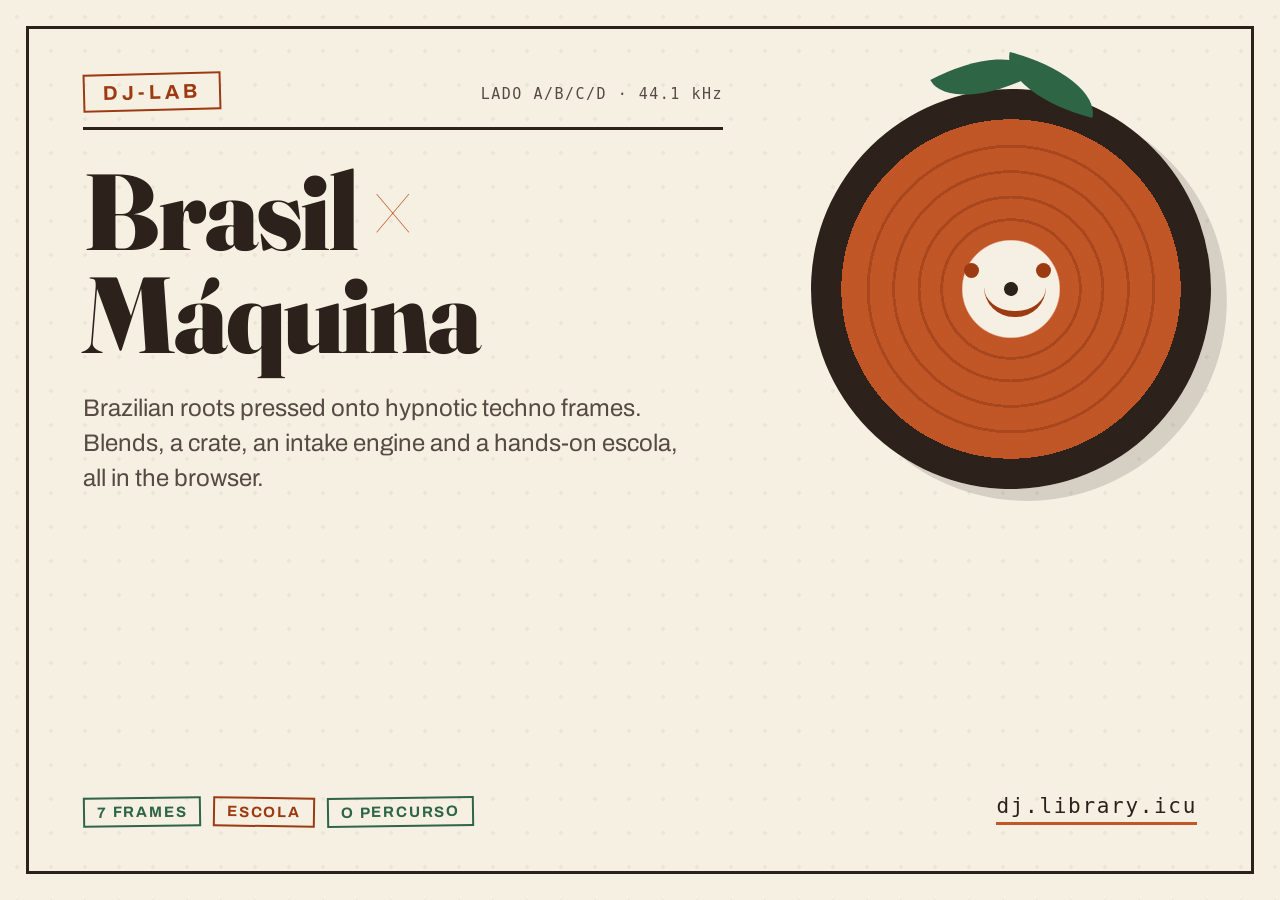
<file: djlab/static/share-card.html>
<!doctype html>
<html lang="en">
<head>
<meta charset="utf-8">
<title>share card</title>
<link rel="preconnect" href="https://fonts.googleapis.com">
<link rel="preconnect" href="https://fonts.gstatic.com" crossorigin>
<link href="https://fonts.googleapis.com/css2?family=Fraunces:opsz,wght@9..144,300;9..144,600;9..144,900&family=Archivo:wght@400;500;700&display=swap" rel="stylesheet">
<style>
  :root {
    --paper: oklch(0.955 0.018 85);
    --paper-deep: oklch(0.92 0.028 80);
    --ink: oklch(0.26 0.02 55);
    --ink-soft: oklch(0.42 0.02 55);
    --terra: oklch(0.58 0.15 42);
    --terra-deep: oklch(0.48 0.14 40);
    --palm: oklch(0.46 0.08 155);
  }
  * { margin: 0; padding: 0; box-sizing: border-box; }
  body {
    width: 1200px; height: 630px; overflow: hidden;
    background: var(--paper);
    background-image: radial-gradient(oklch(0.26 0.02 55 / 0.05) 2px, transparent 2px);
    background-size: 34px 34px;
    font-family: "Archivo", sans-serif;
    color: var(--ink);
  }
  .frame {
    position: absolute; inset: 26px;
    border: 3px solid var(--ink);
    padding: 44px 54px;
  }
  .label-row {
    display: flex; justify-content: space-between; align-items: baseline;
    border-bottom: 3px solid var(--ink); padding-bottom: 16px; width: 640px;
  }
  .stamp {
    font-weight: 700; letter-spacing: 0.2em; font-size: 20px;
    border: 2.5px solid var(--terra-deep); color: var(--terra-deep);
    padding: 6px 18px; transform: rotate(-1.5deg); display: inline-block;
  }
  .cat { font-family: ui-monospace, monospace; font-size: 15px; color: var(--ink-soft); letter-spacing: 0.1em; }
  h1 {
    font-family: "Fraunces", serif; font-weight: 900;
    font-size: 108px; line-height: 0.95; letter-spacing: -0.02em;
    margin-top: 30px; width: 660px;
  }
  h1 .times { color: var(--terra); font-weight: 300; }
  .sub {
    margin-top: 26px; width: 600px;
    font-size: 24px; line-height: 1.45; color: var(--ink-soft);
  }
  .badges { position: absolute; left: 54px; bottom: 44px; display: flex; gap: 12px; align-items: center; }
  .badge {
    font-size: 15px; font-weight: 700; letter-spacing: 0.12em;
    border: 2px solid var(--palm); color: var(--palm); padding: 5px 12px;
    transform: rotate(-0.8deg);
  }
  .badge.t { border-color: var(--terra-deep); color: var(--terra-deep); transform: rotate(0.9deg); }
  .url {
    position: absolute; right: 54px; bottom: 46px;
    font-family: ui-monospace, monospace; font-size: 21px; letter-spacing: 0.08em;
    color: var(--ink);
    border-bottom: 3px solid var(--terra);
    padding-bottom: 4px;
  }
  /* interim vinyl art: swap this block for the generated illustration */
  .vinyl {
    position: absolute; right: 40px; top: 60px;
    width: 400px; height: 400px; border-radius: 50%;
    background:
      radial-gradient(circle at 50% 50%,
        var(--paper) 0 17%,
        var(--terra) 17.5% 24%,
        oklch(0.52 0.14 41) 24% 25%,
        var(--terra) 25% 32%,
        oklch(0.52 0.14 41) 32% 33%,
        var(--terra) 33% 41%,
        oklch(0.52 0.14 41) 41% 42%,
        var(--terra) 42% 50%,
        oklch(0.52 0.14 41) 50% 51%,
        var(--terra) 51% 60%,
        var(--ink) 60% 100%);
    transform: rotate(-8deg);
    box-shadow: 14px 14px 0 oklch(0.26 0.02 55 / 0.16);
  }
  .vinyl::after {  /* spindle */
    content: ""; position: absolute; left: 50%; top: 50%;
    width: 14px; height: 14px; margin: -7px 0 0 -7px;
    border-radius: 50%; background: var(--ink);
  }
  .leaf, .leaf2 {
    position: absolute; width: 96px; height: 44px;
    background: var(--palm); border-radius: 0 100% 0 100%;
  }
  .leaf { right: 220px; top: 26px; transform: rotate(-28deg); }
  .leaf2 { right: 152px; top: 34px; transform: rotate(14deg) scaleX(-1); border-radius: 100% 0 100% 0; }
  .eyes span {
    position: absolute; width: 15px; height: 15px; border-radius: 50%;
    background: var(--terra-deep); top: 234px;
  }
  .eyes .l { right: 272px; } .eyes .r { right: 200px; }
  .smile {
    position: absolute; right: 205px; top: 258px; width: 62px; height: 30px;
    border: 6px solid var(--terra-deep); border-top: none;
    border-radius: 0 0 60px 60px; border-left: none; border-right: none;
  }
</style>
</head>
<body>
  <div class="frame">
    <div class="label-row">
      <span class="stamp">DJ-LAB</span>
      <span class="cat">LADO A/B/C/D &middot; 44.1 kHz</span>
    </div>
    <h1>Brasil <span class="times">&times;</span> M&aacute;quina</h1>
    <p class="sub">Brazilian roots pressed onto hypnotic techno frames. Blends, a crate,
      an intake engine and a hands-on escola, all in the browser.</p>
    <div class="badges">
      <span class="badge">7 FRAMES</span>
      <span class="badge t">ESCOLA</span>
      <span class="badge">O PERCURSO</span>
    </div>
    <span class="url">dj.library.icu</span>
    <div class="vinyl"></div>
    <div class="leaf"></div><div class="leaf2"></div>
    <div class="eyes"><span class="l"></span><span class="r"></span></div>
    <div class="smile"></div>
  </div>
</body>
</html>
</file>
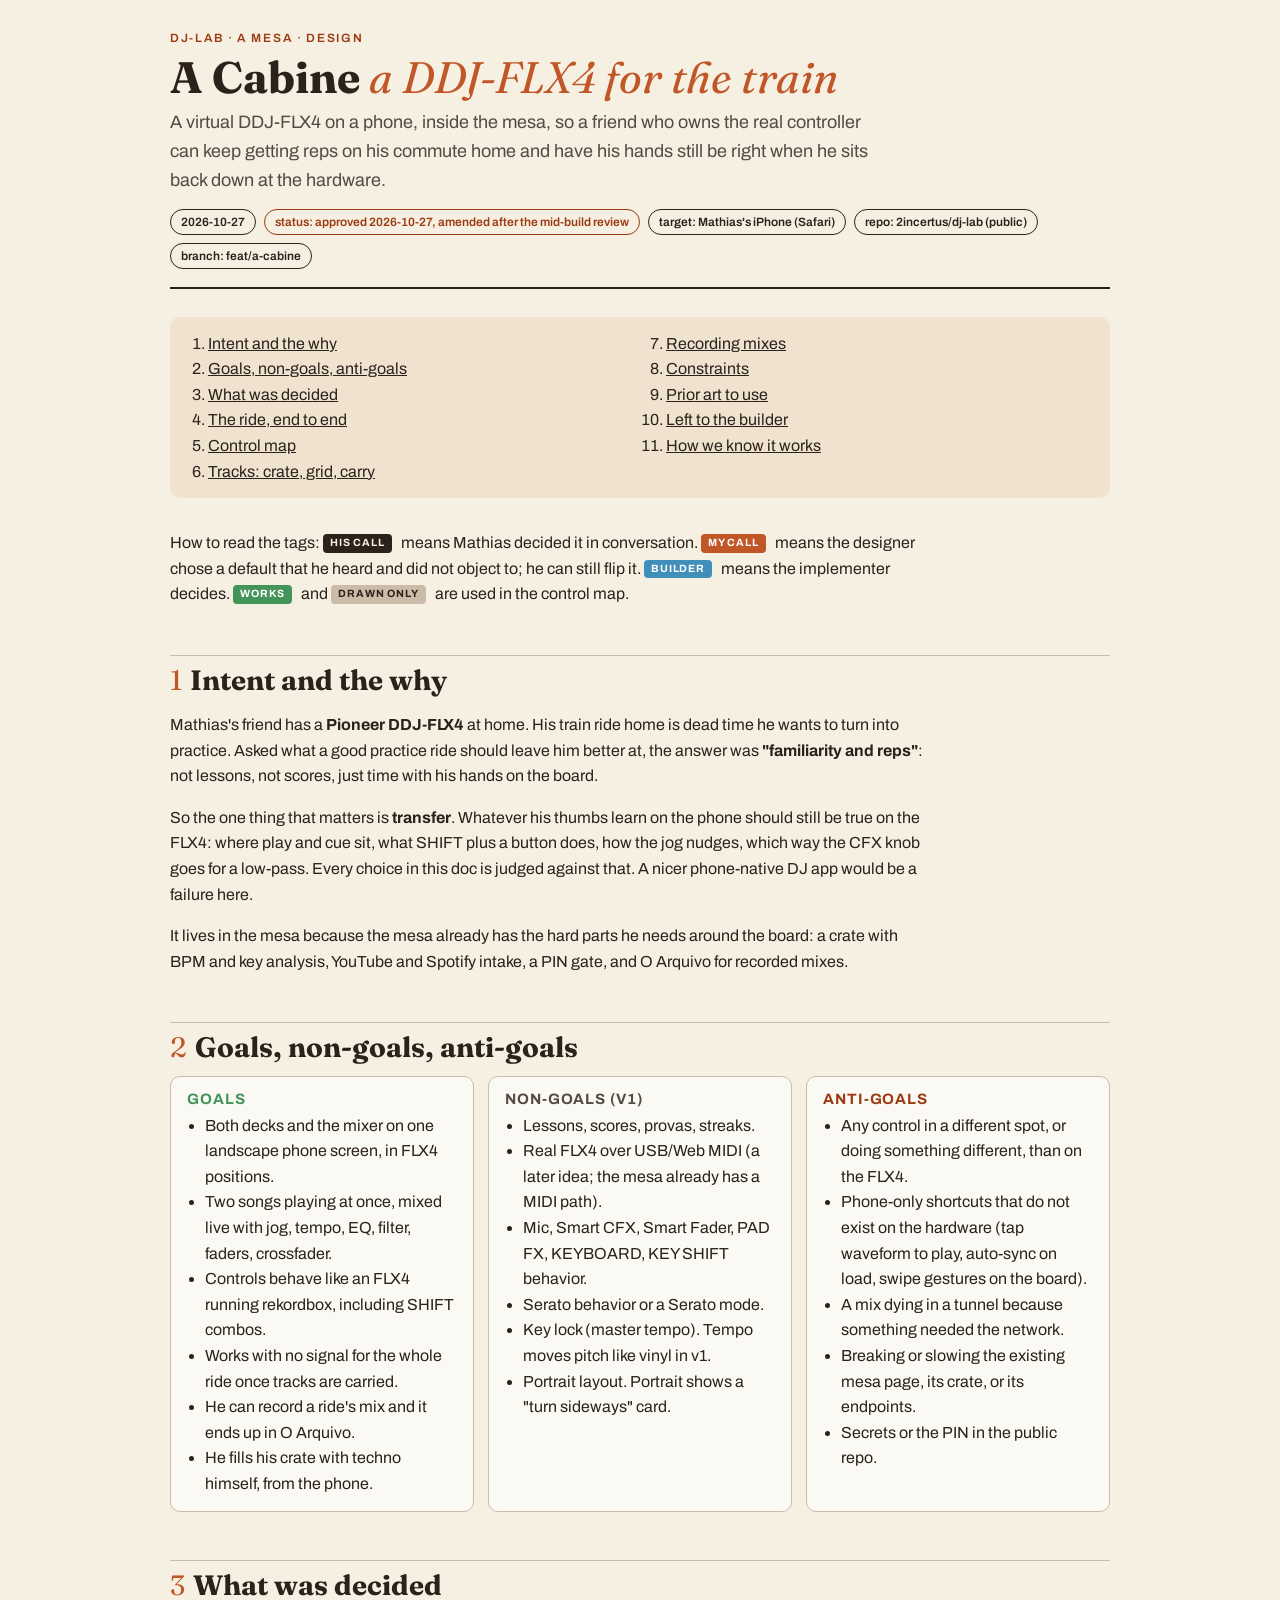
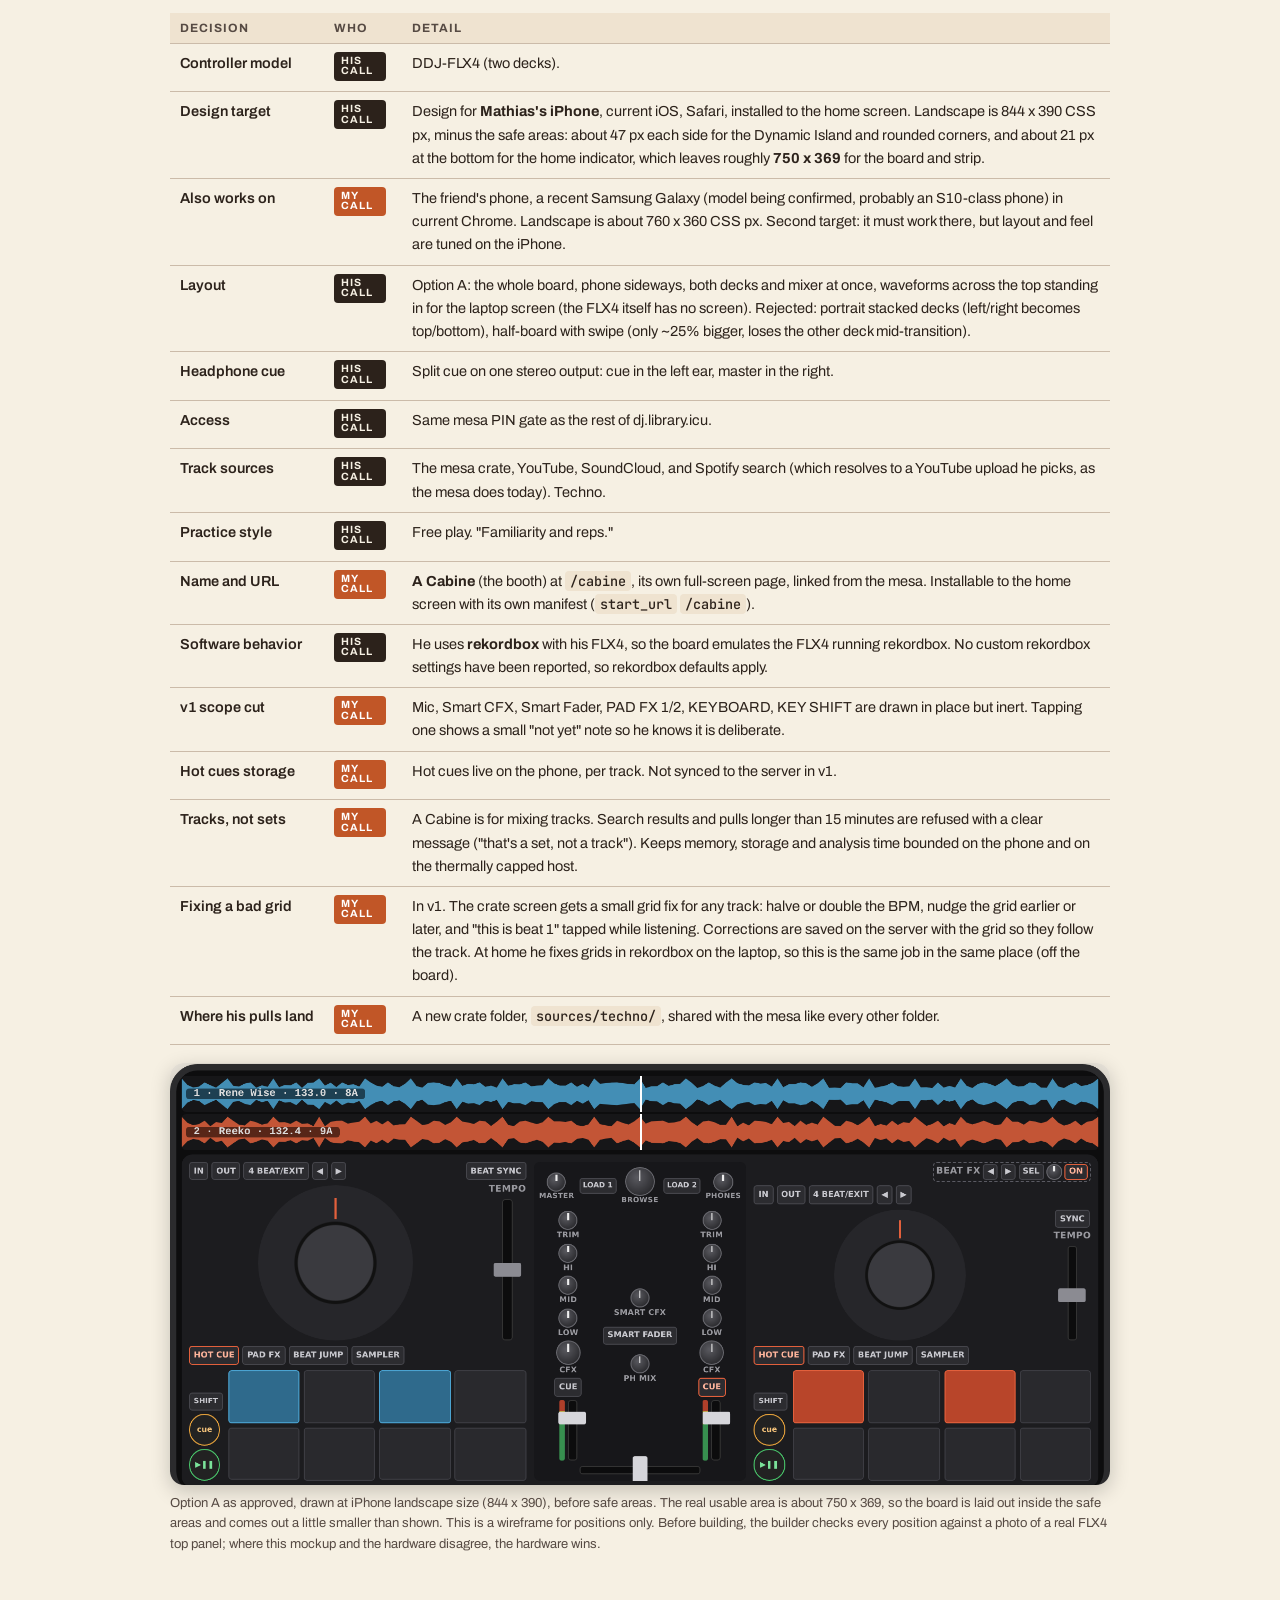
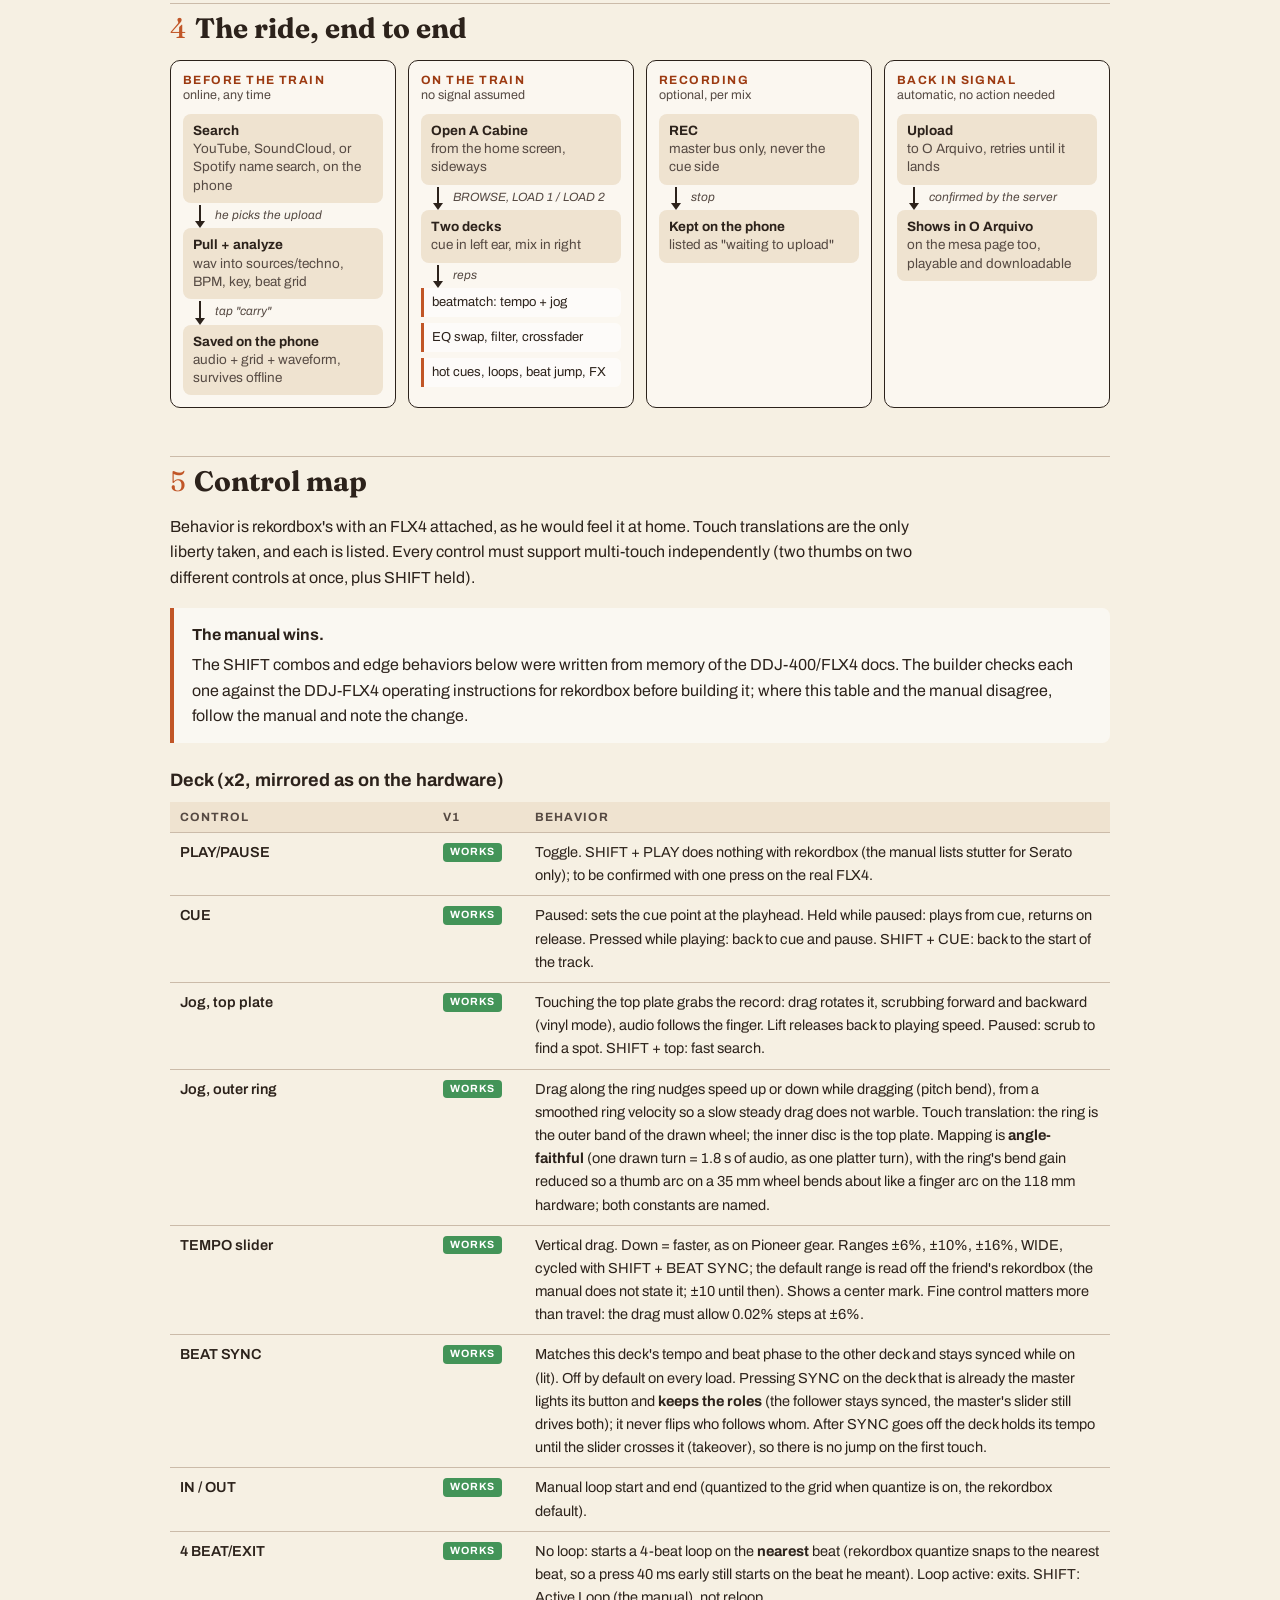
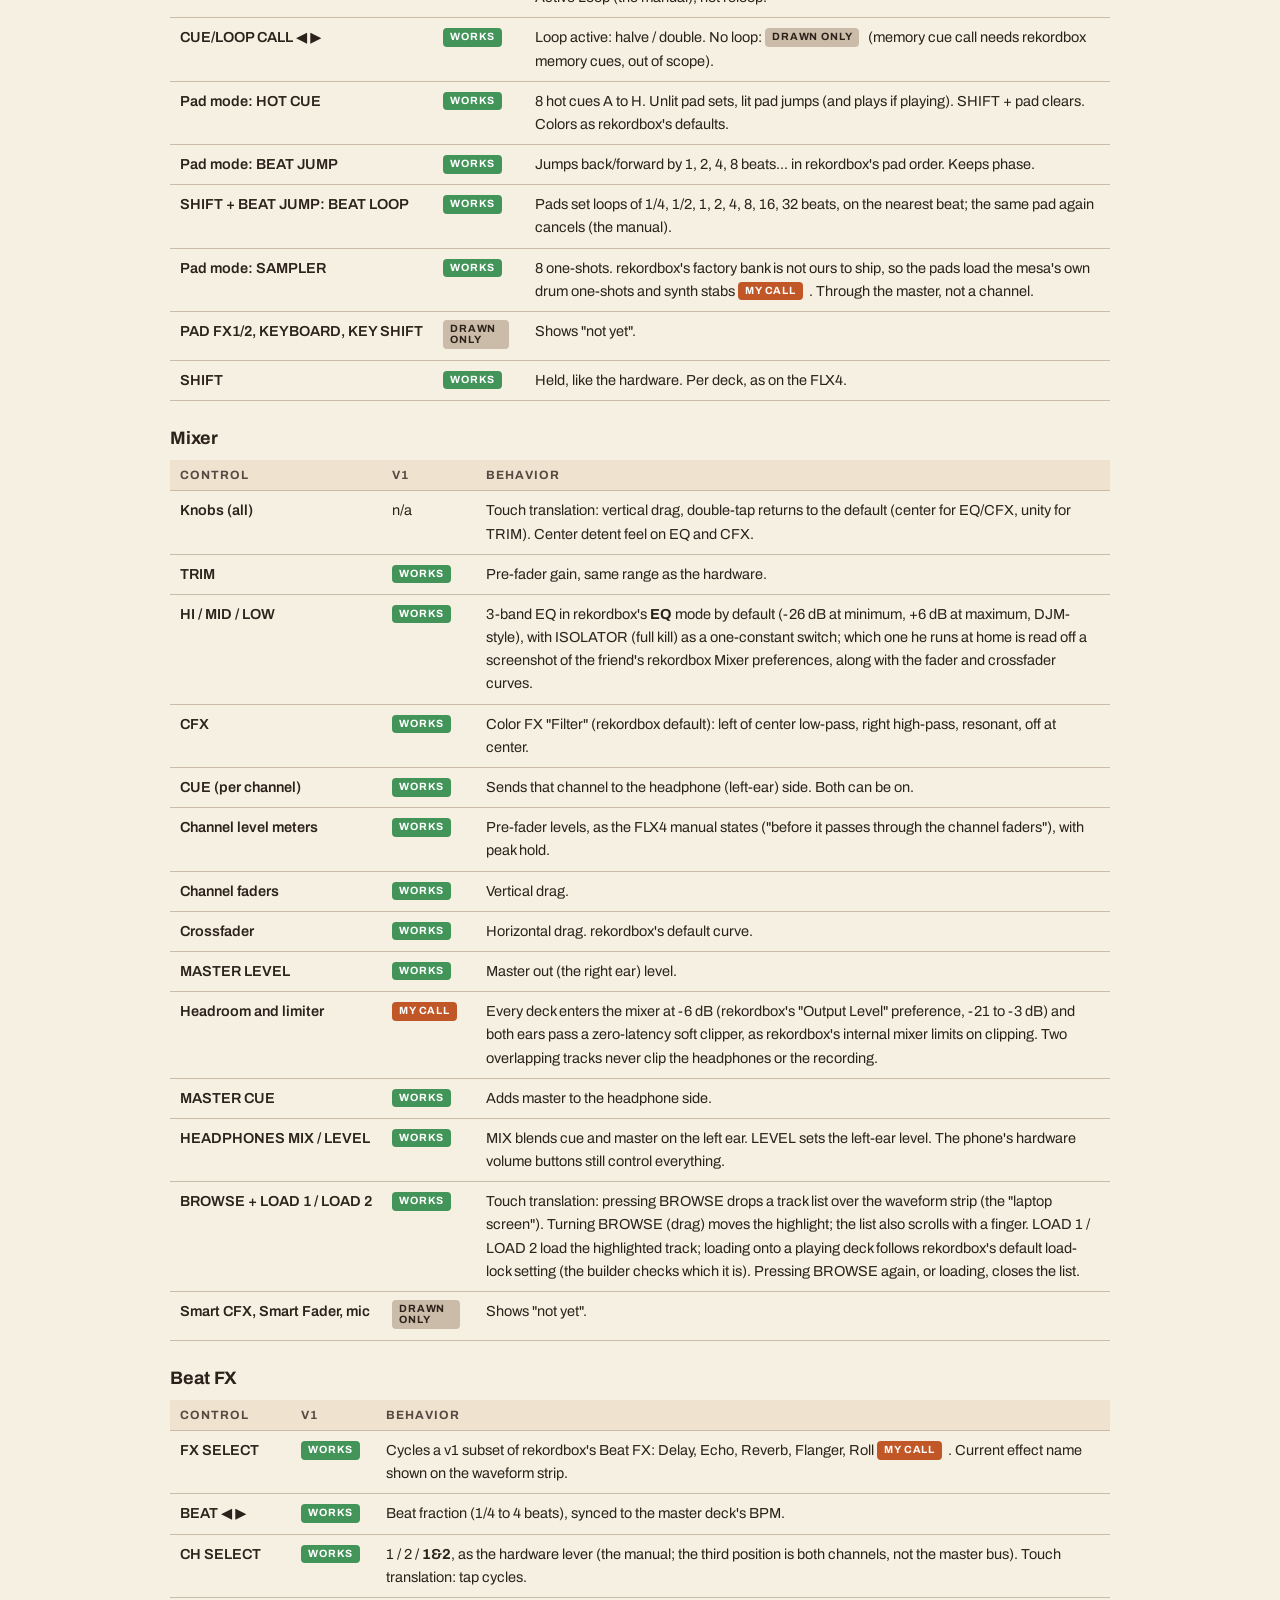
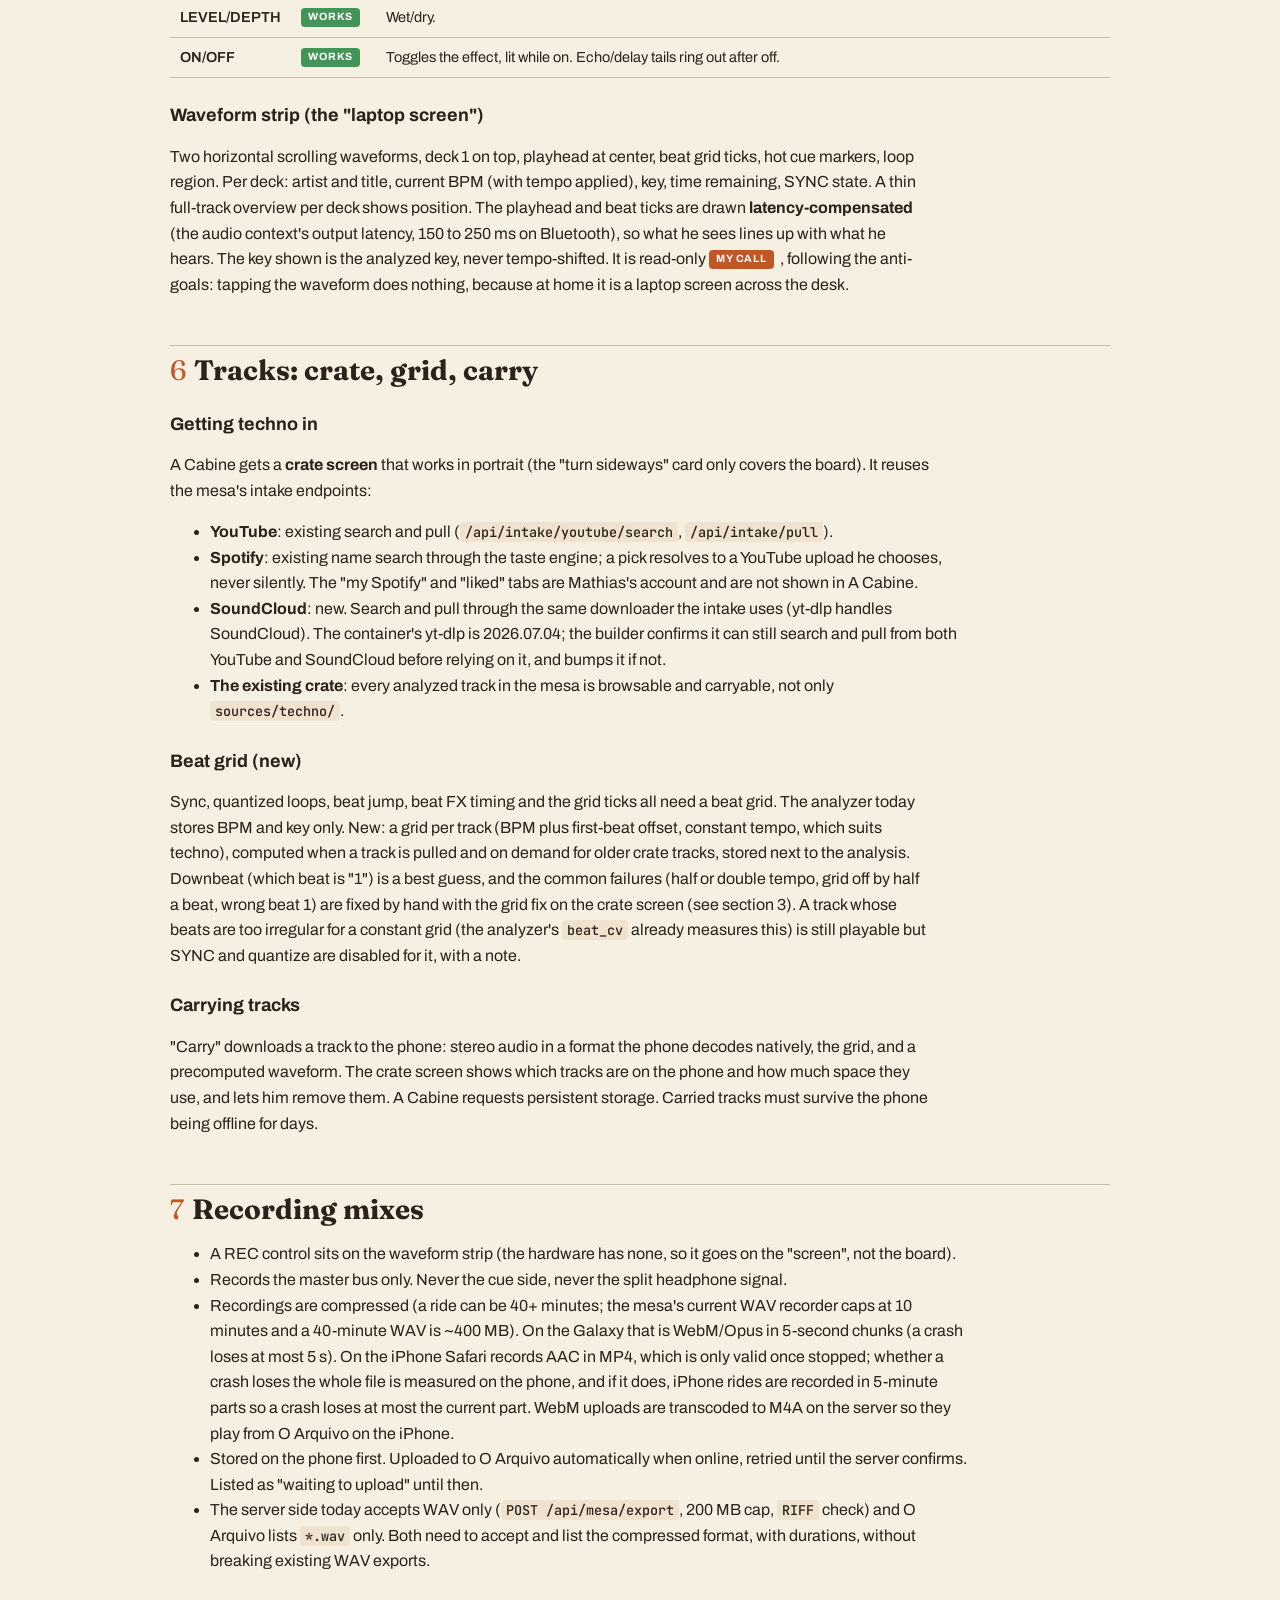
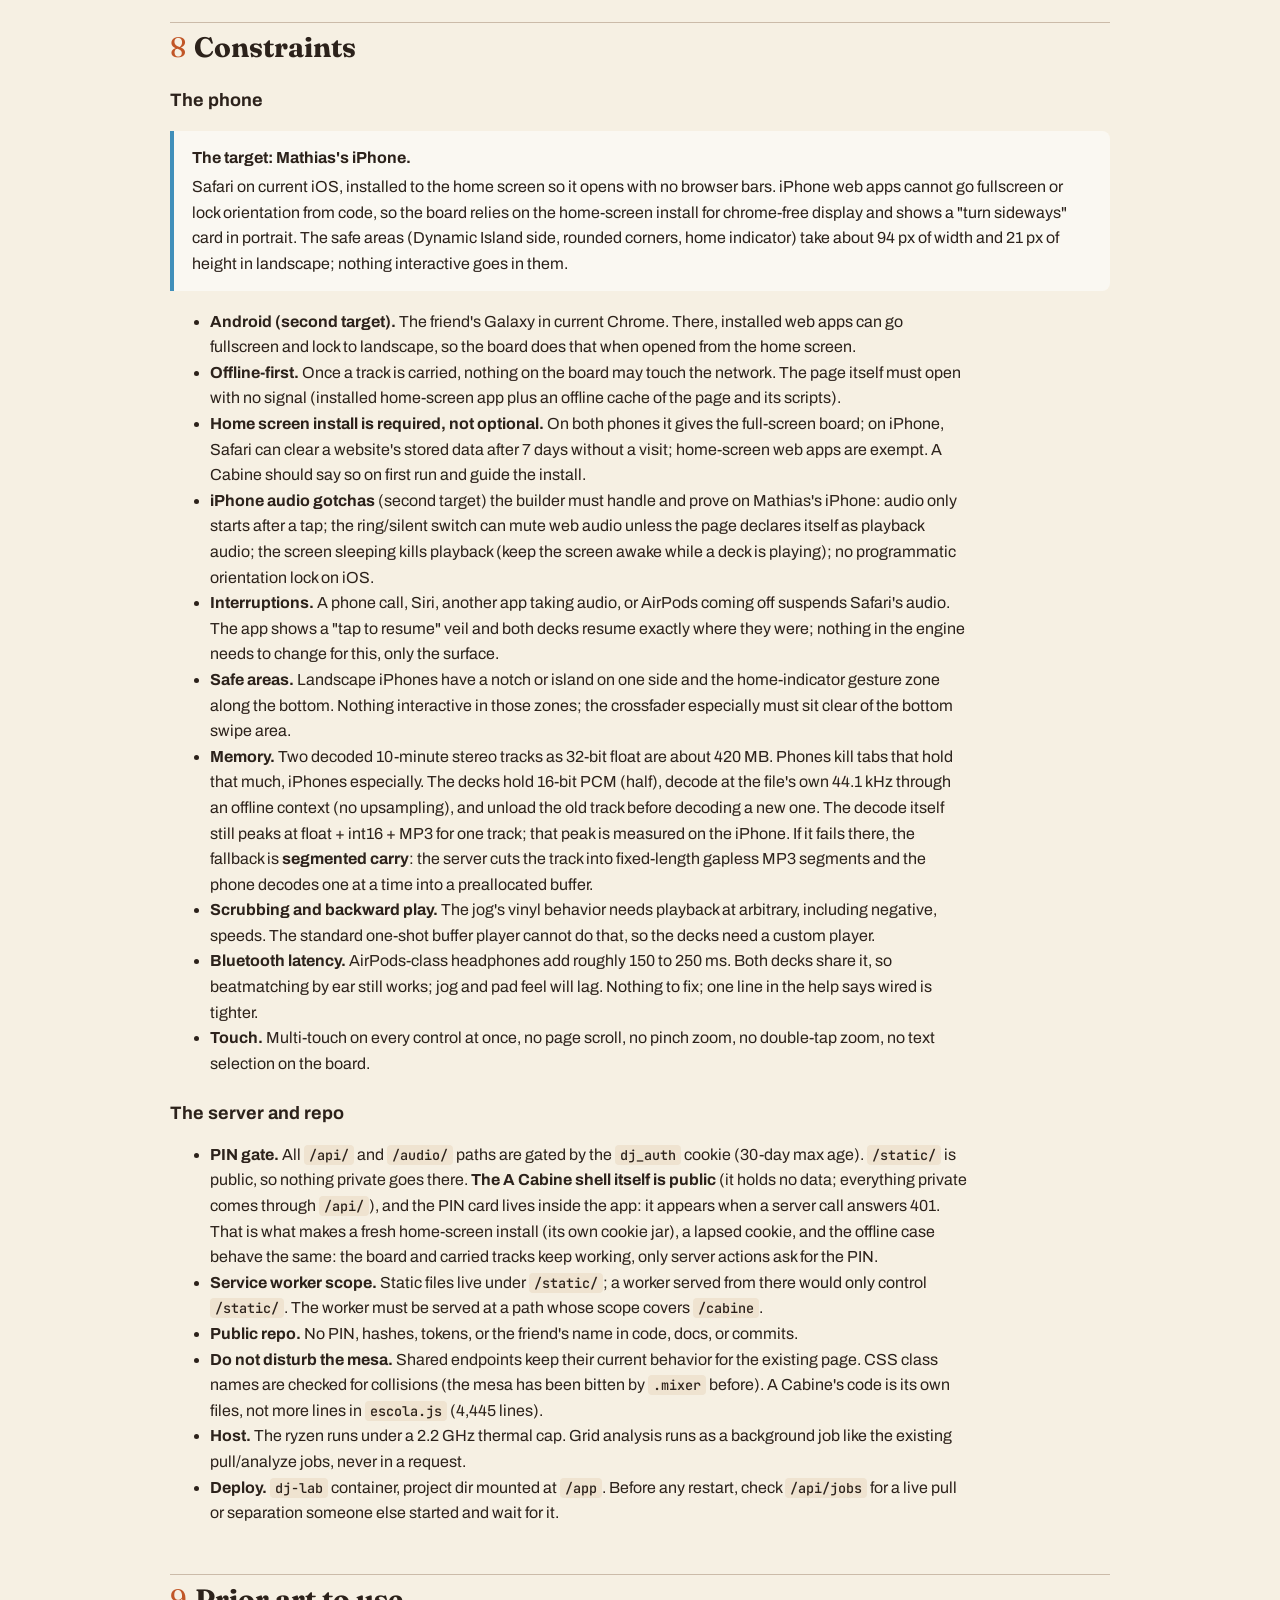
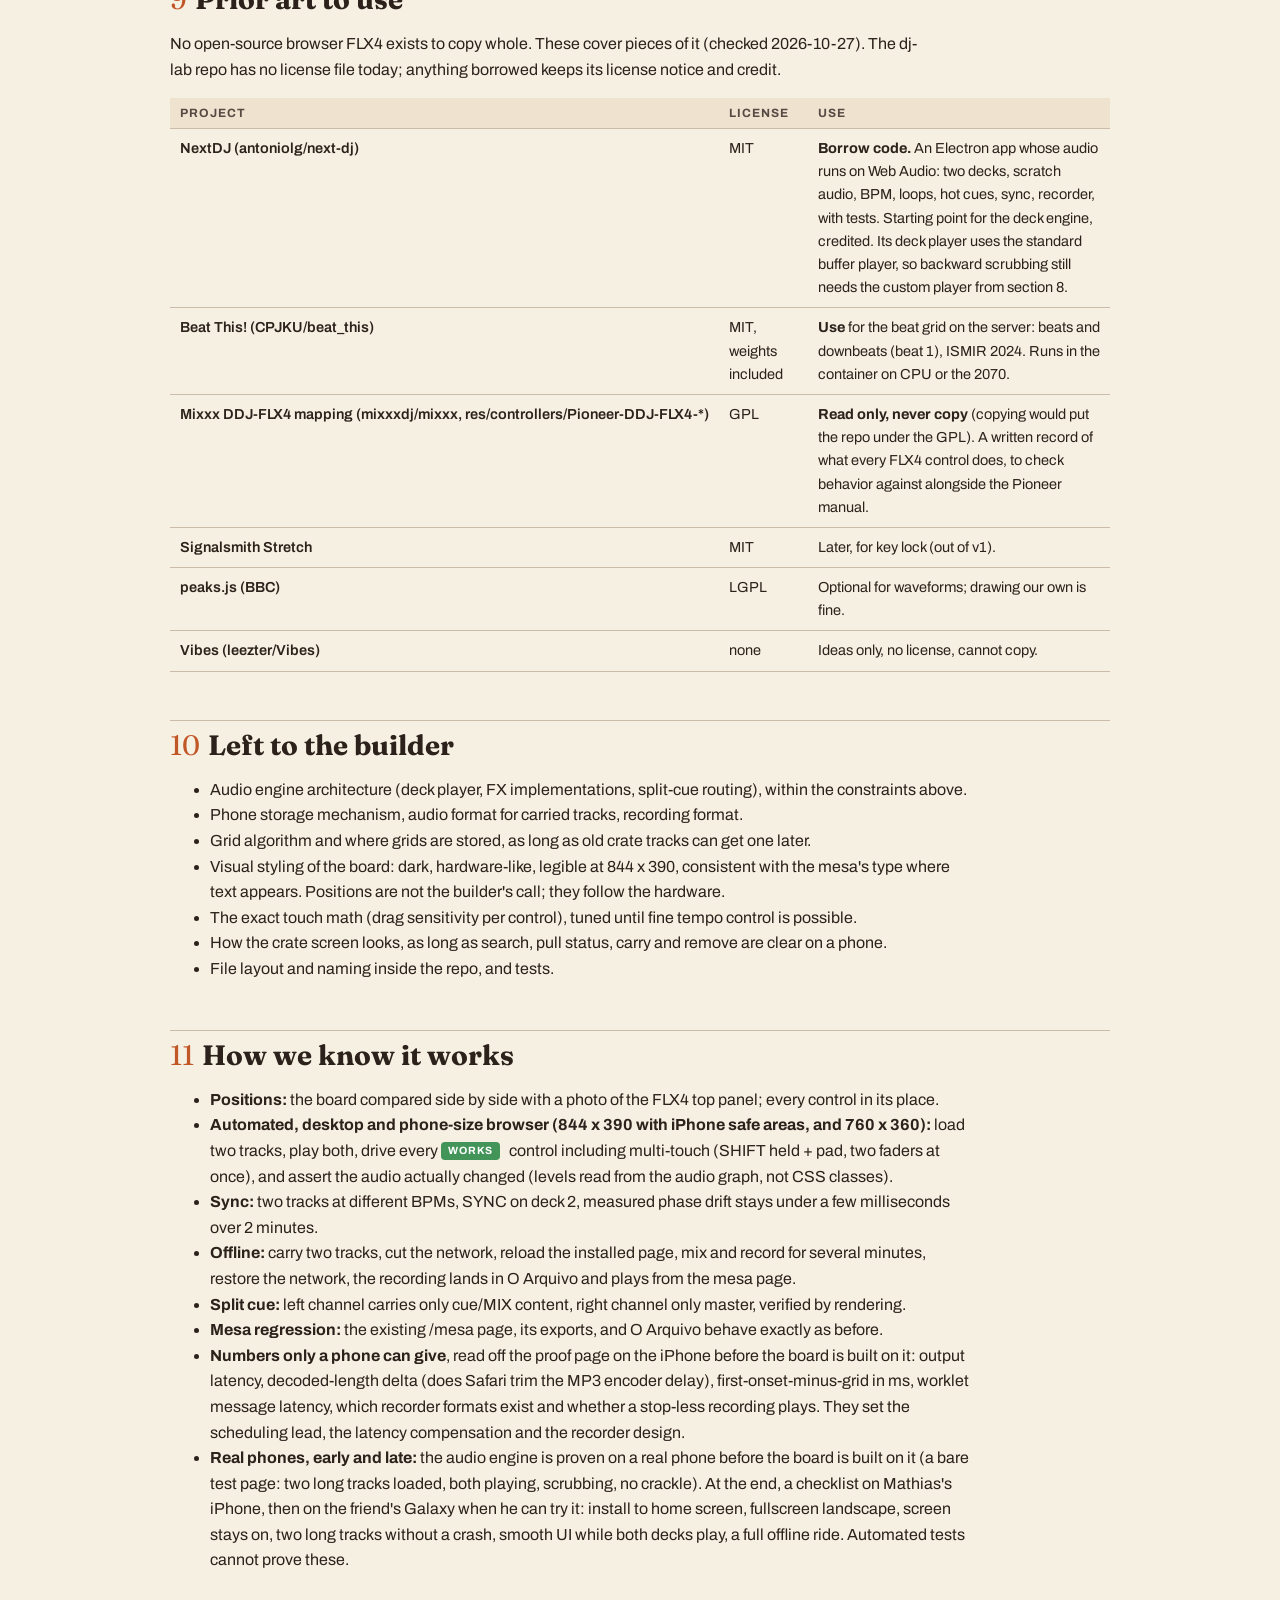
<file: docs/superpowers/specs/2026-10-27-a-cabine-design.html>
<!DOCTYPE html>
<html lang="en">
<head>
<meta charset="utf-8">
<meta name="viewport" content="width=device-width, initial-scale=1">
<title>A Cabine: a DDJ-FLX4 for the train</title>
<link rel="preconnect" href="https://fonts.googleapis.com">
<link href="https://fonts.googleapis.com/css2?family=Fraunces:opsz,wght@9..144,400;9..144,700&family=Archivo:wght@400;600;700&family=JetBrains+Mono:wght@500&display=swap" rel="stylesheet">
<style>
  :root {
    --paper: oklch(0.955 0.018 85);
    --paper-deep: oklch(0.92 0.028 80);
    --ink: oklch(0.26 0.02 55);
    --ink-soft: oklch(0.42 0.02 55);
    --terra: oklch(0.58 0.15 42);
    --terra-deep: oklch(0.48 0.14 40);
    --blue: oklch(0.62 0.1 235);
    --green: oklch(0.6 0.12 150);
    --rule: oklch(0.8 0.03 70);
  }
  * { box-sizing: border-box; }
  body { margin: 0; background: var(--paper); color: var(--ink); font: 16px/1.6 "Archivo", system-ui, sans-serif; }
  .wrap { max-width: 980px; margin: 0 auto; padding: 32px 20px 80px; }
  header { border-bottom: 2px solid var(--ink); padding-bottom: 18px; margin-bottom: 28px; }
  .kicker { font: 600 12px/1 "Archivo"; letter-spacing: .14em; text-transform: uppercase; color: var(--terra-deep); }
  h1 { font: 700 44px/1.05 "Fraunces", Georgia, serif; margin: 10px 0 8px; }
  h1 em { font-weight: 400; color: var(--terra); }
  .lede { font-size: 18px; color: var(--ink-soft); max-width: 720px; margin: 0; }
  .meta { margin-top: 14px; display: flex; flex-wrap: wrap; gap: 8px; }
  .pill { font: 600 12px/1 "Archivo"; padding: 6px 10px; border-radius: 99px; border: 1.5px solid var(--ink); }
  .pill.t { border-color: var(--terra-deep); color: var(--terra-deep); }
  nav.toc { background: var(--paper-deep); border-radius: 10px; padding: 14px 18px; margin: 0 0 32px; }
  nav.toc ol { margin: 0; padding-left: 20px; columns: 2; column-gap: 32px; }
  nav.toc a { color: var(--ink); }
  h2 { font: 700 28px/1.15 "Fraunces", Georgia, serif; margin: 48px 0 12px; padding-top: 8px; border-top: 1px solid var(--rule); }
  h2 .n { color: var(--terra); font-weight: 400; margin-right: 8px; }
  h3 { font: 700 18px/1.3 "Archivo"; margin: 26px 0 8px; }
  p, li { max-width: 760px; }
  code { font: 500 13.5px "JetBrains Mono", ui-monospace, monospace; background: var(--paper-deep); padding: 1px 5px; border-radius: 4px; }
  .callout { border-left: 4px solid var(--terra); background: #fff8; padding: 14px 18px; border-radius: 0 8px 8px 0; margin: 18px 0; }
  .callout.blue { border-color: var(--blue); }
  .callout b { display: block; margin-bottom: 4px; }
  .tag { display: inline-block; font: 700 10.5px/1 "Archivo"; letter-spacing: .08em; text-transform: uppercase; padding: 4px 7px; border-radius: 4px; vertical-align: 2px; margin-right: 6px; }
  .tag.his { background: var(--ink); color: var(--paper); }
  .tag.mine { background: var(--terra); color: #fff; }
  .tag.builder { background: var(--blue); color: #fff; }
  .tag.v1 { background: var(--green); color: #fff; }
  .tag.drawn { background: var(--rule); color: var(--ink); }
  .grid3 { display: grid; grid-template-columns: repeat(3, 1fr); gap: 14px; }
  .card { background: #fff9; border: 1px solid var(--rule); border-radius: 10px; padding: 14px 16px; }
  .card h4 { margin: 0 0 6px; font: 700 15px "Archivo"; text-transform: uppercase; letter-spacing: .06em; }
  .card ul { margin: 0; padding-left: 18px; }
  .card.goal h4 { color: var(--green); }
  .card.non h4 { color: var(--ink-soft); }
  .card.anti h4 { color: var(--terra-deep); }
  figure { margin: 18px 0; }
  figure img { width: 100%; border-radius: 14px; box-shadow: 0 6px 20px #0003; display: block; }
  figcaption { font-size: 13px; color: var(--ink-soft); margin-top: 8px; }
  table { width: 100%; border-collapse: collapse; font-size: 14.5px; margin: 10px 0 18px; }
  th, td { text-align: left; vertical-align: top; padding: 8px 10px; border-bottom: 1px solid var(--rule); }
  th { font: 700 12px "Archivo"; letter-spacing: .08em; text-transform: uppercase; color: var(--ink-soft); background: var(--paper-deep); }
  td:first-child { font-weight: 600; white-space: nowrap; }
  /* swimlanes */
  .lanes { display: grid; grid-template-columns: repeat(4, 1fr); gap: 12px; margin: 16px 0; }
  .lane { border: 1.5px solid var(--ink); border-radius: 10px; padding: 12px; background: #fff7; }
  .lanehead { font: 700 12px "Archivo"; letter-spacing: .12em; text-transform: uppercase; color: var(--terra-deep); }
  .lane small { display: block; color: var(--ink-soft); font-size: 12.5px; line-height: 1.35; margin-bottom: 10px; }
  .node { background: var(--paper-deep); border-radius: 8px; padding: 8px 10px; font-size: 13.5px; line-height: 1.35; }
  .node b { display: block; }
  .node span { color: var(--ink-soft); }
  .arrow { position: relative; height: 1.6rem; }
  .arrow::before { content: ""; position: absolute; left: 1rem; top: 2px; bottom: 7px; width: 2px; background: var(--ink); }
  .arrow::after { content: ""; position: absolute; left: calc(1rem - 4px); bottom: 0; border: 5px solid transparent; border-top: 7px solid var(--ink); border-bottom: 0; }
  .arrow em { position: absolute; left: 2rem; top: 3px; font-size: 12px; color: var(--ink-soft); }
  .outs { display: flex; flex-direction: column; gap: 6px; }
  .out { border-left: 3px solid var(--terra); padding: 4px 8px; font-size: 13px; background: #fff9; border-radius: 0 6px 6px 0; }
  ol.qs li { margin-bottom: 10px; }
  @media (max-width: 760px) {
    h1 { font-size: 34px; }
    .grid3, .lanes { grid-template-columns: 1fr; }
    nav.toc ol { columns: 1; }
    td:first-child { white-space: normal; }
    table { font-size: 13.5px; }
  }
</style>
</head>
<body>
<div class="wrap">

<header>
  <div class="kicker">dj-lab · a mesa · design</div>
  <h1>A Cabine <em>a DDJ-FLX4 for the train</em></h1>
  <p class="lede">A virtual DDJ-FLX4 on a phone, inside the mesa, so a friend who owns the real controller can keep getting reps on his commute home and have his hands still be right when he sits back down at the hardware.</p>
  <div class="meta">
    <span class="pill">2026-10-27</span>
    <span class="pill t">status: approved 2026-10-27, amended after the mid-build review</span>
    <span class="pill">target: Mathias's iPhone (Safari)</span>
    <span class="pill">repo: 2incertus/dj-lab (public)</span>
    <span class="pill">branch: feat/a-cabine</span>
  </div>
</header>

<nav class="toc"><ol>
  <li><a href="#why">Intent and the why</a></li>
  <li><a href="#goals">Goals, non-goals, anti-goals</a></li>
  <li><a href="#decided">What was decided</a></li>
  <li><a href="#journey">The ride, end to end</a></li>
  <li><a href="#controls">Control map</a></li>
  <li><a href="#tracks">Tracks: crate, grid, carry</a></li>
  <li><a href="#mixes">Recording mixes</a></li>
  <li><a href="#constraints">Constraints</a></li>
  <li><a href="#prior">Prior art to use</a></li>
  <li><a href="#builder">Left to the builder</a></li>
  <li><a href="#done">How we know it works</a></li>
</ol></nav>

<p>How to read the tags: <span class="tag his">his call</span> means Mathias decided it in conversation. <span class="tag mine">my call</span> means the designer chose a default that he heard and did not object to; he can still flip it. <span class="tag builder">builder</span> means the implementer decides. <span class="tag v1">works</span> and <span class="tag drawn">drawn only</span> are used in the control map.</p>

<h2 id="why"><span class="n">1</span>Intent and the why</h2>
<p>Mathias's friend has a <b>Pioneer DDJ-FLX4</b> at home. His train ride home is dead time he wants to turn into practice. Asked what a good practice ride should leave him better at, the answer was <b>"familiarity and reps"</b>: not lessons, not scores, just time with his hands on the board.</p>
<p>So the one thing that matters is <b>transfer</b>. Whatever his thumbs learn on the phone should still be true on the FLX4: where play and cue sit, what SHIFT plus a button does, how the jog nudges, which way the CFX knob goes for a low-pass. Every choice in this doc is judged against that. A nicer phone-native DJ app would be a failure here.</p>
<p>It lives in the mesa because the mesa already has the hard parts he needs around the board: a crate with BPM and key analysis, YouTube and Spotify intake, a PIN gate, and O Arquivo for recorded mixes.</p>

<h2 id="goals"><span class="n">2</span>Goals, non-goals, anti-goals</h2>
<div class="grid3">
  <div class="card goal"><h4>Goals</h4><ul>
    <li>Both decks and the mixer on one landscape phone screen, in FLX4 positions.</li>
    <li>Two songs playing at once, mixed live with jog, tempo, EQ, filter, faders, crossfader.</li>
    <li>Controls behave like an FLX4 running rekordbox, including SHIFT combos.</li>
    <li>Works with no signal for the whole ride once tracks are carried.</li>
    <li>He can record a ride's mix and it ends up in O Arquivo.</li>
    <li>He fills his crate with techno himself, from the phone.</li>
  </ul></div>
  <div class="card non"><h4>Non-goals (v1)</h4><ul>
    <li>Lessons, scores, provas, streaks.</li>
    <li>Real FLX4 over USB/Web MIDI (a later idea; the mesa already has a MIDI path).</li>
    <li>Mic, Smart CFX, Smart Fader, PAD FX, KEYBOARD, KEY SHIFT behavior.</li>
    <li>Serato behavior or a Serato mode.</li>
    <li>Key lock (master tempo). Tempo moves pitch like vinyl in v1.</li>
    <li>Portrait layout. Portrait shows a "turn sideways" card.</li>
  </ul></div>
  <div class="card anti"><h4>Anti-goals</h4><ul>
    <li>Any control in a different spot, or doing something different, than on the FLX4.</li>
    <li>Phone-only shortcuts that do not exist on the hardware (tap waveform to play, auto-sync on load, swipe gestures on the board).</li>
    <li>A mix dying in a tunnel because something needed the network.</li>
    <li>Breaking or slowing the existing mesa page, its crate, or its endpoints.</li>
    <li>Secrets or the PIN in the public repo.</li>
  </ul></div>
</div>

<h2 id="decided"><span class="n">3</span>What was decided</h2>
<table>
  <tr><th>Decision</th><th>Who</th><th>Detail</th></tr>
  <tr><td>Controller model</td><td><span class="tag his">his call</span></td><td>DDJ-FLX4 (two decks).</td></tr>
  <tr><td>Design target</td><td><span class="tag his">his call</span></td><td>Design for <b>Mathias's iPhone</b>, current iOS, Safari, installed to the home screen. Landscape is 844 x 390 CSS px, minus the safe areas: about 47 px each side for the Dynamic Island and rounded corners, and about 21 px at the bottom for the home indicator, which leaves roughly <b>750 x 369</b> for the board and strip.</td></tr>
  <tr><td>Also works on</td><td><span class="tag mine">my call</span></td><td>The friend's phone, a recent Samsung Galaxy (model being confirmed, probably an S10-class phone) in current Chrome. Landscape is about 760 x 360 CSS px. Second target: it must work there, but layout and feel are tuned on the iPhone.</td></tr>
  <tr><td>Layout</td><td><span class="tag his">his call</span></td><td>Option A: the whole board, phone sideways, both decks and mixer at once, waveforms across the top standing in for the laptop screen (the FLX4 itself has no screen). Rejected: portrait stacked decks (left/right becomes top/bottom), half-board with swipe (only ~25% bigger, loses the other deck mid-transition).</td></tr>
  <tr><td>Headphone cue</td><td><span class="tag his">his call</span></td><td>Split cue on one stereo output: cue in the left ear, master in the right.</td></tr>
  <tr><td>Access</td><td><span class="tag his">his call</span></td><td>Same mesa PIN gate as the rest of dj.library.icu.</td></tr>
  <tr><td>Track sources</td><td><span class="tag his">his call</span></td><td>The mesa crate, YouTube, SoundCloud, and Spotify search (which resolves to a YouTube upload he picks, as the mesa does today). Techno.</td></tr>
  <tr><td>Practice style</td><td><span class="tag his">his call</span></td><td>Free play. "Familiarity and reps."</td></tr>
  <tr><td>Name and URL</td><td><span class="tag mine">my call</span></td><td><b>A Cabine</b> (the booth) at <code>/cabine</code>, its own full-screen page, linked from the mesa. Installable to the home screen with its own manifest (<code>start_url</code> <code>/cabine</code>).</td></tr>
  <tr><td>Software behavior</td><td><span class="tag his">his call</span></td><td>He uses <b>rekordbox</b> with his FLX4, so the board emulates the FLX4 running rekordbox. No custom rekordbox settings have been reported, so rekordbox defaults apply.</td></tr>
  <tr><td>v1 scope cut</td><td><span class="tag mine">my call</span></td><td>Mic, Smart CFX, Smart Fader, PAD FX 1/2, KEYBOARD, KEY SHIFT are drawn in place but inert. Tapping one shows a small "not yet" note so he knows it is deliberate.</td></tr>
  <tr><td>Hot cues storage</td><td><span class="tag mine">my call</span></td><td>Hot cues live on the phone, per track. Not synced to the server in v1.</td></tr>
  <tr><td>Tracks, not sets</td><td><span class="tag mine">my call</span></td><td>A Cabine is for mixing tracks. Search results and pulls longer than 15 minutes are refused with a clear message ("that's a set, not a track"). Keeps memory, storage and analysis time bounded on the phone and on the thermally capped host.</td></tr>
  <tr><td>Fixing a bad grid</td><td><span class="tag mine">my call</span></td><td>In v1. The crate screen gets a small grid fix for any track: halve or double the BPM, nudge the grid earlier or later, and "this is beat 1" tapped while listening. Corrections are saved on the server with the grid so they follow the track. At home he fixes grids in rekordbox on the laptop, so this is the same job in the same place (off the board).</td></tr>
  <tr><td>Where his pulls land</td><td><span class="tag mine">my call</span></td><td>A new crate folder, <code>sources/techno/</code>, shared with the mesa like every other folder.</td></tr>
</table>
<figure>
  <img src="assets/a-cabine-layout-a.png" alt="Mockup of option A: two waveforms on top, deck 1, mixer, deck 2 below, phone in landscape">
  <figcaption>Option A as approved, drawn at iPhone landscape size (844 x 390), before safe areas. The real usable area is about 750 x 369, so the board is laid out inside the safe areas and comes out a little smaller than shown. This is a wireframe for positions only. Before building, the builder checks every position against a photo of a real FLX4 top panel; where this mockup and the hardware disagree, the hardware wins.</figcaption>
</figure>

<h2 id="journey"><span class="n">4</span>The ride, end to end</h2>
<div class="lanes">
  <div class="lane">
    <div class="lanehead">Before the train</div>
    <small>online, any time</small>
    <div class="node"><b>Search</b><span>YouTube, SoundCloud, or Spotify name search, on the phone</span></div>
    <div class="arrow"><em>he picks the upload</em></div>
    <div class="node"><b>Pull + analyze</b><span>wav into sources/techno, BPM, key, beat grid</span></div>
    <div class="arrow"><em>tap "carry"</em></div>
    <div class="node"><b>Saved on the phone</b><span>audio + grid + waveform, survives offline</span></div>
  </div>
  <div class="lane">
    <div class="lanehead">On the train</div>
    <small>no signal assumed</small>
    <div class="node"><b>Open A Cabine</b><span>from the home screen, sideways</span></div>
    <div class="arrow"><em>BROWSE, LOAD 1 / LOAD 2</em></div>
    <div class="node"><b>Two decks</b><span>cue in left ear, mix in right</span></div>
    <div class="arrow"><em>reps</em></div>
    <div class="outs">
      <div class="out">beatmatch: tempo + jog</div>
      <div class="out">EQ swap, filter, crossfader</div>
      <div class="out">hot cues, loops, beat jump, FX</div>
    </div>
  </div>
  <div class="lane">
    <div class="lanehead">Recording</div>
    <small>optional, per mix</small>
    <div class="node"><b>REC</b><span>master bus only, never the cue side</span></div>
    <div class="arrow"><em>stop</em></div>
    <div class="node"><b>Kept on the phone</b><span>listed as "waiting to upload"</span></div>
  </div>
  <div class="lane">
    <div class="lanehead">Back in signal</div>
    <small>automatic, no action needed</small>
    <div class="node"><b>Upload</b><span>to O Arquivo, retries until it lands</span></div>
    <div class="arrow"><em>confirmed by the server</em></div>
    <div class="node"><b>Shows in O Arquivo</b><span>on the mesa page too, playable and downloadable</span></div>
  </div>
</div>

<h2 id="controls"><span class="n">5</span>Control map</h2>
<p>Behavior is rekordbox's with an FLX4 attached, as he would feel it at home. Touch translations are the only liberty taken, and each is listed. Every control must support multi-touch independently (two thumbs on two different controls at once, plus SHIFT held).</p>
<div class="callout"><b>The manual wins.</b>The SHIFT combos and edge behaviors below were written from memory of the DDJ-400/FLX4 docs. The builder checks each one against the DDJ-FLX4 operating instructions for rekordbox before building it; where this table and the manual disagree, follow the manual and note the change.</div>

<h3>Deck (x2, mirrored as on the hardware)</h3>
<table>
  <tr><th>Control</th><th>v1</th><th>Behavior</th></tr>
  <tr><td>PLAY/PAUSE</td><td><span class="tag v1">works</span></td><td>Toggle. SHIFT + PLAY does nothing with rekordbox (the manual lists stutter for Serato only); to be confirmed with one press on the real FLX4.</td></tr>
  <tr><td>CUE</td><td><span class="tag v1">works</span></td><td>Paused: sets the cue point at the playhead. Held while paused: plays from cue, returns on release. Pressed while playing: back to cue and pause. SHIFT + CUE: back to the start of the track.</td></tr>
  <tr><td>Jog, top plate</td><td><span class="tag v1">works</span></td><td>Touching the top plate grabs the record: drag rotates it, scrubbing forward and backward (vinyl mode), audio follows the finger. Lift releases back to playing speed. Paused: scrub to find a spot. SHIFT + top: fast search.</td></tr>
  <tr><td>Jog, outer ring</td><td><span class="tag v1">works</span></td><td>Drag along the ring nudges speed up or down while dragging (pitch bend), from a smoothed ring velocity so a slow steady drag does not warble. Touch translation: the ring is the outer band of the drawn wheel; the inner disc is the top plate. Mapping is <b>angle-faithful</b> (one drawn turn = 1.8 s of audio, as one platter turn), with the ring's bend gain reduced so a thumb arc on a 35 mm wheel bends about like a finger arc on the 118 mm hardware; both constants are named.</td></tr>
  <tr><td>TEMPO slider</td><td><span class="tag v1">works</span></td><td>Vertical drag. Down = faster, as on Pioneer gear. Ranges ±6%, ±10%, ±16%, WIDE, cycled with SHIFT + BEAT SYNC; the default range is read off the friend's rekordbox (the manual does not state it; ±10 until then). Shows a center mark. Fine control matters more than travel: the drag must allow 0.02% steps at ±6%.</td></tr>
  <tr><td>BEAT SYNC</td><td><span class="tag v1">works</span></td><td>Matches this deck's tempo and beat phase to the other deck and stays synced while on (lit). Off by default on every load. Pressing SYNC on the deck that is already the master lights its button and <b>keeps the roles</b> (the follower stays synced, the master's slider still drives both); it never flips who follows whom. After SYNC goes off the deck holds its tempo until the slider crosses it (takeover), so there is no jump on the first touch.</td></tr>
  <tr><td>IN / OUT</td><td><span class="tag v1">works</span></td><td>Manual loop start and end (quantized to the grid when quantize is on, the rekordbox default).</td></tr>
  <tr><td>4 BEAT/EXIT</td><td><span class="tag v1">works</span></td><td>No loop: starts a 4-beat loop on the <b>nearest</b> beat (rekordbox quantize snaps to the nearest beat, so a press 40 ms early still starts on the beat he meant). Loop active: exits. SHIFT: Active Loop (the manual), not reloop.</td></tr>
  <tr><td>CUE/LOOP CALL ◀ ▶</td><td><span class="tag v1">works</span></td><td>Loop active: halve / double. No loop: <span class="tag drawn">drawn only</span> (memory cue call needs rekordbox memory cues, out of scope).</td></tr>
  <tr><td>Pad mode: HOT CUE</td><td><span class="tag v1">works</span></td><td>8 hot cues A to H. Unlit pad sets, lit pad jumps (and plays if playing). SHIFT + pad clears. Colors as rekordbox's defaults.</td></tr>
  <tr><td>Pad mode: BEAT JUMP</td><td><span class="tag v1">works</span></td><td>Jumps back/forward by 1, 2, 4, 8 beats... in rekordbox's pad order. Keeps phase.</td></tr>
  <tr><td>SHIFT + BEAT JUMP: BEAT LOOP</td><td><span class="tag v1">works</span></td><td>Pads set loops of 1/4, 1/2, 1, 2, 4, 8, 16, 32 beats, on the nearest beat; the same pad again cancels (the manual).</td></tr>
  <tr><td>Pad mode: SAMPLER</td><td><span class="tag v1">works</span></td><td>8 one-shots. rekordbox's factory bank is not ours to ship, so the pads load the mesa's own drum one-shots and synth stabs <span class="tag mine">my call</span>. Through the master, not a channel.</td></tr>
  <tr><td>PAD FX1/2, KEYBOARD, KEY SHIFT</td><td><span class="tag drawn">drawn only</span></td><td>Shows "not yet".</td></tr>
  <tr><td>SHIFT</td><td><span class="tag v1">works</span></td><td>Held, like the hardware. Per deck, as on the FLX4.</td></tr>
</table>

<h3>Mixer</h3>
<table>
  <tr><th>Control</th><th>v1</th><th>Behavior</th></tr>
  <tr><td>Knobs (all)</td><td>n/a</td><td>Touch translation: vertical drag, double-tap returns to the default (center for EQ/CFX, unity for TRIM). Center detent feel on EQ and CFX.</td></tr>
  <tr><td>TRIM</td><td><span class="tag v1">works</span></td><td>Pre-fader gain, same range as the hardware.</td></tr>
  <tr><td>HI / MID / LOW</td><td><span class="tag v1">works</span></td><td>3-band EQ in rekordbox's <b>EQ</b> mode by default (-26 dB at minimum, +6 dB at maximum, DJM-style), with ISOLATOR (full kill) as a one-constant switch; which one he runs at home is read off a screenshot of the friend's rekordbox Mixer preferences, along with the fader and crossfader curves.</td></tr>
  <tr><td>CFX</td><td><span class="tag v1">works</span></td><td>Color FX "Filter" (rekordbox default): left of center low-pass, right high-pass, resonant, off at center.</td></tr>
  <tr><td>CUE (per channel)</td><td><span class="tag v1">works</span></td><td>Sends that channel to the headphone (left-ear) side. Both can be on.</td></tr>
  <tr><td>Channel level meters</td><td><span class="tag v1">works</span></td><td>Pre-fader levels, as the FLX4 manual states ("before it passes through the channel faders"), with peak hold.</td></tr>
  <tr><td>Channel faders</td><td><span class="tag v1">works</span></td><td>Vertical drag.</td></tr>
  <tr><td>Crossfader</td><td><span class="tag v1">works</span></td><td>Horizontal drag. rekordbox's default curve.</td></tr>
  <tr><td>MASTER LEVEL</td><td><span class="tag v1">works</span></td><td>Master out (the right ear) level.</td></tr>
  <tr><td>Headroom and limiter</td><td><span class="tag mine">my call</span></td><td>Every deck enters the mixer at -6 dB (rekordbox's "Output Level" preference, -21 to -3 dB) and both ears pass a zero-latency soft clipper, as rekordbox's internal mixer limits on clipping. Two overlapping tracks never clip the headphones or the recording.</td></tr>
  <tr><td>MASTER CUE</td><td><span class="tag v1">works</span></td><td>Adds master to the headphone side.</td></tr>
  <tr><td>HEADPHONES MIX / LEVEL</td><td><span class="tag v1">works</span></td><td>MIX blends cue and master on the left ear. LEVEL sets the left-ear level. The phone's hardware volume buttons still control everything.</td></tr>
  <tr><td>BROWSE + LOAD 1 / LOAD 2</td><td><span class="tag v1">works</span></td><td>Touch translation: pressing BROWSE drops a track list over the waveform strip (the "laptop screen"). Turning BROWSE (drag) moves the highlight; the list also scrolls with a finger. LOAD 1 / LOAD 2 load the highlighted track; loading onto a playing deck follows rekordbox's default load-lock setting (the builder checks which it is). Pressing BROWSE again, or loading, closes the list.</td></tr>
  <tr><td>Smart CFX, Smart Fader, mic</td><td><span class="tag drawn">drawn only</span></td><td>Shows "not yet".</td></tr>
</table>

<h3>Beat FX</h3>
<table>
  <tr><th>Control</th><th>v1</th><th>Behavior</th></tr>
  <tr><td>FX SELECT</td><td><span class="tag v1">works</span></td><td>Cycles a v1 subset of rekordbox's Beat FX: Delay, Echo, Reverb, Flanger, Roll <span class="tag mine">my call</span>. Current effect name shown on the waveform strip.</td></tr>
  <tr><td>BEAT ◀ ▶</td><td><span class="tag v1">works</span></td><td>Beat fraction (1/4 to 4 beats), synced to the master deck's BPM.</td></tr>
  <tr><td>CH SELECT</td><td><span class="tag v1">works</span></td><td>1 / 2 / <b>1&amp;2</b>, as the hardware lever (the manual; the third position is both channels, not the master bus). Touch translation: tap cycles.</td></tr>
  <tr><td>LEVEL/DEPTH</td><td><span class="tag v1">works</span></td><td>Wet/dry.</td></tr>
  <tr><td>ON/OFF</td><td><span class="tag v1">works</span></td><td>Toggles the effect, lit while on. Echo/delay tails ring out after off.</td></tr>
</table>

<h3>Waveform strip (the "laptop screen")</h3>
<p>Two horizontal scrolling waveforms, deck 1 on top, playhead at center, beat grid ticks, hot cue markers, loop region. Per deck: artist and title, current BPM (with tempo applied), key, time remaining, SYNC state. A thin full-track overview per deck shows position. The playhead and beat ticks are drawn <b>latency-compensated</b> (the audio context's output latency, 150 to 250 ms on Bluetooth), so what he sees lines up with what he hears. The key shown is the analyzed key, never tempo-shifted. It is read-only <span class="tag mine">my call</span>, following the anti-goals: tapping the waveform does nothing, because at home it is a laptop screen across the desk.</p>

<h2 id="tracks"><span class="n">6</span>Tracks: crate, grid, carry</h2>
<h3>Getting techno in</h3>
<p>A Cabine gets a <b>crate screen</b> that works in portrait (the "turn sideways" card only covers the board). It reuses the mesa's intake endpoints:</p>
<ul>
  <li><b>YouTube</b>: existing search and pull (<code>/api/intake/youtube/search</code>, <code>/api/intake/pull</code>).</li>
  <li><b>Spotify</b>: existing name search through the taste engine; a pick resolves to a YouTube upload he chooses, never silently. The "my Spotify" and "liked" tabs are Mathias's account and are not shown in A Cabine.</li>
  <li><b>SoundCloud</b>: new. Search and pull through the same downloader the intake uses (yt-dlp handles SoundCloud). The container's yt-dlp is 2026.07.04; the builder confirms it can still search and pull from both YouTube and SoundCloud before relying on it, and bumps it if not.</li>
  <li><b>The existing crate</b>: every analyzed track in the mesa is browsable and carryable, not only <code>sources/techno/</code>.</li>
</ul>
<h3>Beat grid (new)</h3>
<p>Sync, quantized loops, beat jump, beat FX timing and the grid ticks all need a beat grid. The analyzer today stores BPM and key only. New: a grid per track (BPM plus first-beat offset, constant tempo, which suits techno), computed when a track is pulled and on demand for older crate tracks, stored next to the analysis. Downbeat (which beat is "1") is a best guess, and the common failures (half or double tempo, grid off by half a beat, wrong beat 1) are fixed by hand with the grid fix on the crate screen (see section 3). A track whose beats are too irregular for a constant grid (the analyzer's <code>beat_cv</code> already measures this) is still playable but SYNC and quantize are disabled for it, with a note.</p>
<h3>Carrying tracks</h3>
<p>"Carry" downloads a track to the phone: stereo audio in a format the phone decodes natively, the grid, and a precomputed waveform. The crate screen shows which tracks are on the phone and how much space they use, and lets him remove them. A Cabine requests persistent storage. Carried tracks must survive the phone being offline for days.</p>

<h2 id="mixes"><span class="n">7</span>Recording mixes</h2>
<ul>
  <li>A REC control sits on the waveform strip (the hardware has none, so it goes on the "screen", not the board).</li>
  <li>Records the master bus only. Never the cue side, never the split headphone signal.</li>
  <li>Recordings are compressed (a ride can be 40+ minutes; the mesa's current WAV recorder caps at 10 minutes and a 40-minute WAV is ~400 MB). On the Galaxy that is WebM/Opus in 5-second chunks (a crash loses at most 5 s). On the iPhone Safari records AAC in MP4, which is only valid once stopped; whether a crash loses the whole file is measured on the phone, and if it does, iPhone rides are recorded in 5-minute parts so a crash loses at most the current part. WebM uploads are transcoded to M4A on the server so they play from O Arquivo on the iPhone.</li>
  <li>Stored on the phone first. Uploaded to O Arquivo automatically when online, retried until the server confirms. Listed as "waiting to upload" until then.</li>
  <li>The server side today accepts WAV only (<code>POST /api/mesa/export</code>, 200 MB cap, <code>RIFF</code> check) and O Arquivo lists <code>*.wav</code> only. Both need to accept and list the compressed format, with durations, without breaking existing WAV exports.</li>
</ul>

<h2 id="constraints"><span class="n">8</span>Constraints</h2>
<h3>The phone</h3>
<div class="callout blue"><b>The target: Mathias's iPhone.</b>Safari on current iOS, installed to the home screen so it opens with no browser bars. iPhone web apps cannot go fullscreen or lock orientation from code, so the board relies on the home-screen install for chrome-free display and shows a "turn sideways" card in portrait. The safe areas (Dynamic Island side, rounded corners, home indicator) take about 94 px of width and 21 px of height in landscape; nothing interactive goes in them.</div>
<ul>
  <li><b>Android (second target).</b> The friend's Galaxy in current Chrome. There, installed web apps can go fullscreen and lock to landscape, so the board does that when opened from the home screen.</li>
  <li><b>Offline-first.</b> Once a track is carried, nothing on the board may touch the network. The page itself must open with no signal (installed home-screen app plus an offline cache of the page and its scripts).</li>
  <li><b>Home screen install is required, not optional.</b> On both phones it gives the full-screen board; on iPhone, Safari can clear a website's stored data after 7 days without a visit; home-screen web apps are exempt. A Cabine should say so on first run and guide the install.</li>
  <li><b>iPhone audio gotchas</b> (second target) the builder must handle and prove on Mathias's iPhone: audio only starts after a tap; the ring/silent switch can mute web audio unless the page declares itself as playback audio; the screen sleeping kills playback (keep the screen awake while a deck is playing); no programmatic orientation lock on iOS.</li>
  <li><b>Interruptions.</b> A phone call, Siri, another app taking audio, or AirPods coming off suspends Safari's audio. The app shows a "tap to resume" veil and both decks resume exactly where they were; nothing in the engine needs to change for this, only the surface.</li>
  <li><b>Safe areas.</b> Landscape iPhones have a notch or island on one side and the home-indicator gesture zone along the bottom. Nothing interactive in those zones; the crossfader especially must sit clear of the bottom swipe area.</li>
  <li><b>Memory.</b> Two decoded 10-minute stereo tracks as 32-bit float are about 420 MB. Phones kill tabs that hold that much, iPhones especially. The decks hold 16-bit PCM (half), decode at the file's own 44.1 kHz through an offline context (no upsampling), and unload the old track before decoding a new one. The decode itself still peaks at float + int16 + MP3 for one track; that peak is measured on the iPhone. If it fails there, the fallback is <b>segmented carry</b>: the server cuts the track into fixed-length gapless MP3 segments and the phone decodes one at a time into a preallocated buffer.</li>
  <li><b>Scrubbing and backward play.</b> The jog's vinyl behavior needs playback at arbitrary, including negative, speeds. The standard one-shot buffer player cannot do that, so the decks need a custom player.</li>
  <li><b>Bluetooth latency.</b> AirPods-class headphones add roughly 150 to 250 ms. Both decks share it, so beatmatching by ear still works; jog and pad feel will lag. Nothing to fix; one line in the help says wired is tighter.</li>
  <li><b>Touch.</b> Multi-touch on every control at once, no page scroll, no pinch zoom, no double-tap zoom, no text selection on the board.</li>
</ul>
<h3>The server and repo</h3>
<ul>
  <li><b>PIN gate.</b> All <code>/api/</code> and <code>/audio/</code> paths are gated by the <code>dj_auth</code> cookie (30-day max age). <code>/static/</code> is public, so nothing private goes there. <b>The A Cabine shell itself is public</b> (it holds no data; everything private comes through <code>/api/</code>), and the PIN card lives inside the app: it appears when a server call answers 401. That is what makes a fresh home-screen install (its own cookie jar), a lapsed cookie, and the offline case behave the same: the board and carried tracks keep working, only server actions ask for the PIN.</li>
  <li><b>Service worker scope.</b> Static files live under <code>/static/</code>; a worker served from there would only control <code>/static/</code>. The worker must be served at a path whose scope covers <code>/cabine</code>.</li>
  <li><b>Public repo.</b> No PIN, hashes, tokens, or the friend's name in code, docs, or commits.</li>
  <li><b>Do not disturb the mesa.</b> Shared endpoints keep their current behavior for the existing page. CSS class names are checked for collisions (the mesa has been bitten by <code>.mixer</code> before). A Cabine's code is its own files, not more lines in <code>escola.js</code> (4,445 lines).</li>
  <li><b>Host.</b> The ryzen runs under a 2.2 GHz thermal cap. Grid analysis runs as a background job like the existing pull/analyze jobs, never in a request.</li>
  <li><b>Deploy.</b> <code>dj-lab</code> container, project dir mounted at <code>/app</code>. Before any restart, check <code>/api/jobs</code> for a live pull or separation someone else started and wait for it.</li>
</ul>

<h2 id="prior"><span class="n">9</span>Prior art to use</h2>
<p>No open-source browser FLX4 exists to copy whole. These cover pieces of it (checked 2026-10-27). The dj-lab repo has no license file today; anything borrowed keeps its license notice and credit.</p>
<table>
  <tr><th>Project</th><th>License</th><th>Use</th></tr>
  <tr><td>NextDJ (antoniolg/next-dj)</td><td>MIT</td><td><b>Borrow code.</b> An Electron app whose audio runs on Web Audio: two decks, scratch audio, BPM, loops, hot cues, sync, recorder, with tests. Starting point for the deck engine, credited. Its deck player uses the standard buffer player, so backward scrubbing still needs the custom player from section 8.</td></tr>
  <tr><td>Beat This! (CPJKU/beat_this)</td><td>MIT, weights included</td><td><b>Use</b> for the beat grid on the server: beats and downbeats (beat 1), ISMIR 2024. Runs in the container on CPU or the 2070.</td></tr>
  <tr><td>Mixxx DDJ-FLX4 mapping (mixxxdj/mixxx, res/controllers/Pioneer-DDJ-FLX4-*)</td><td>GPL</td><td><b>Read only, never copy</b> (copying would put the repo under the GPL). A written record of what every FLX4 control does, to check behavior against alongside the Pioneer manual.</td></tr>
  <tr><td>Signalsmith Stretch</td><td>MIT</td><td>Later, for key lock (out of v1).</td></tr>
  <tr><td>peaks.js (BBC)</td><td>LGPL</td><td>Optional for waveforms; drawing our own is fine.</td></tr>
  <tr><td>Vibes (leezter/Vibes)</td><td>none</td><td>Ideas only, no license, cannot copy.</td></tr>
</table>

<h2 id="builder"><span class="n">10</span>Left to the builder</h2>
<ul>
  <li>Audio engine architecture (deck player, FX implementations, split-cue routing), within the constraints above.</li>
  <li>Phone storage mechanism, audio format for carried tracks, recording format.</li>
  <li>Grid algorithm and where grids are stored, as long as old crate tracks can get one later.</li>
  <li>Visual styling of the board: dark, hardware-like, legible at 844 x 390, consistent with the mesa's type where text appears. Positions are not the builder's call; they follow the hardware.</li>
  <li>The exact touch math (drag sensitivity per control), tuned until fine tempo control is possible.</li>
  <li>How the crate screen looks, as long as search, pull status, carry and remove are clear on a phone.</li>
  <li>File layout and naming inside the repo, and tests.</li>
</ul>

<h2 id="done"><span class="n">11</span>How we know it works</h2>
<ul>
  <li><b>Positions:</b> the board compared side by side with a photo of the FLX4 top panel; every control in its place.</li>
  <li><b>Automated, desktop and phone-size browser (844 x 390 with iPhone safe areas, and 760 x 360):</b> load two tracks, play both, drive every <span class="tag v1">works</span> control including multi-touch (SHIFT held + pad, two faders at once), and assert the audio actually changed (levels read from the audio graph, not CSS classes).</li>
  <li><b>Sync:</b> two tracks at different BPMs, SYNC on deck 2, measured phase drift stays under a few milliseconds over 2 minutes.</li>
  <li><b>Offline:</b> carry two tracks, cut the network, reload the installed page, mix and record for several minutes, restore the network, the recording lands in O Arquivo and plays from the mesa page.</li>
  <li><b>Split cue:</b> left channel carries only cue/MIX content, right channel only master, verified by rendering.</li>
  <li><b>Mesa regression:</b> the existing /mesa page, its exports, and O Arquivo behave exactly as before.</li>
  <li><b>Numbers only a phone can give</b>, read off the proof page on the iPhone before the board is built on it: output latency, decoded-length delta (does Safari trim the MP3 encoder delay), first-onset-minus-grid in ms, worklet message latency, which recorder formats exist and whether a stop-less recording plays. They set the scheduling lead, the latency compensation and the recorder design.</li>
  <li><b>Real phones, early and late:</b> the audio engine is proven on a real phone before the board is built on it (a bare test page: two long tracks loaded, both playing, scrubbing, no crackle). At the end, a checklist on Mathias's iPhone, then on the friend's Galaxy when he can try it: install to home screen, fullscreen landscape, screen stays on, two long tracks without a crash, smooth UI while both decks play, a full offline ride. Automated tests cannot prove these. </li>
</ul>

</div>
</body>
</html>
</file>
